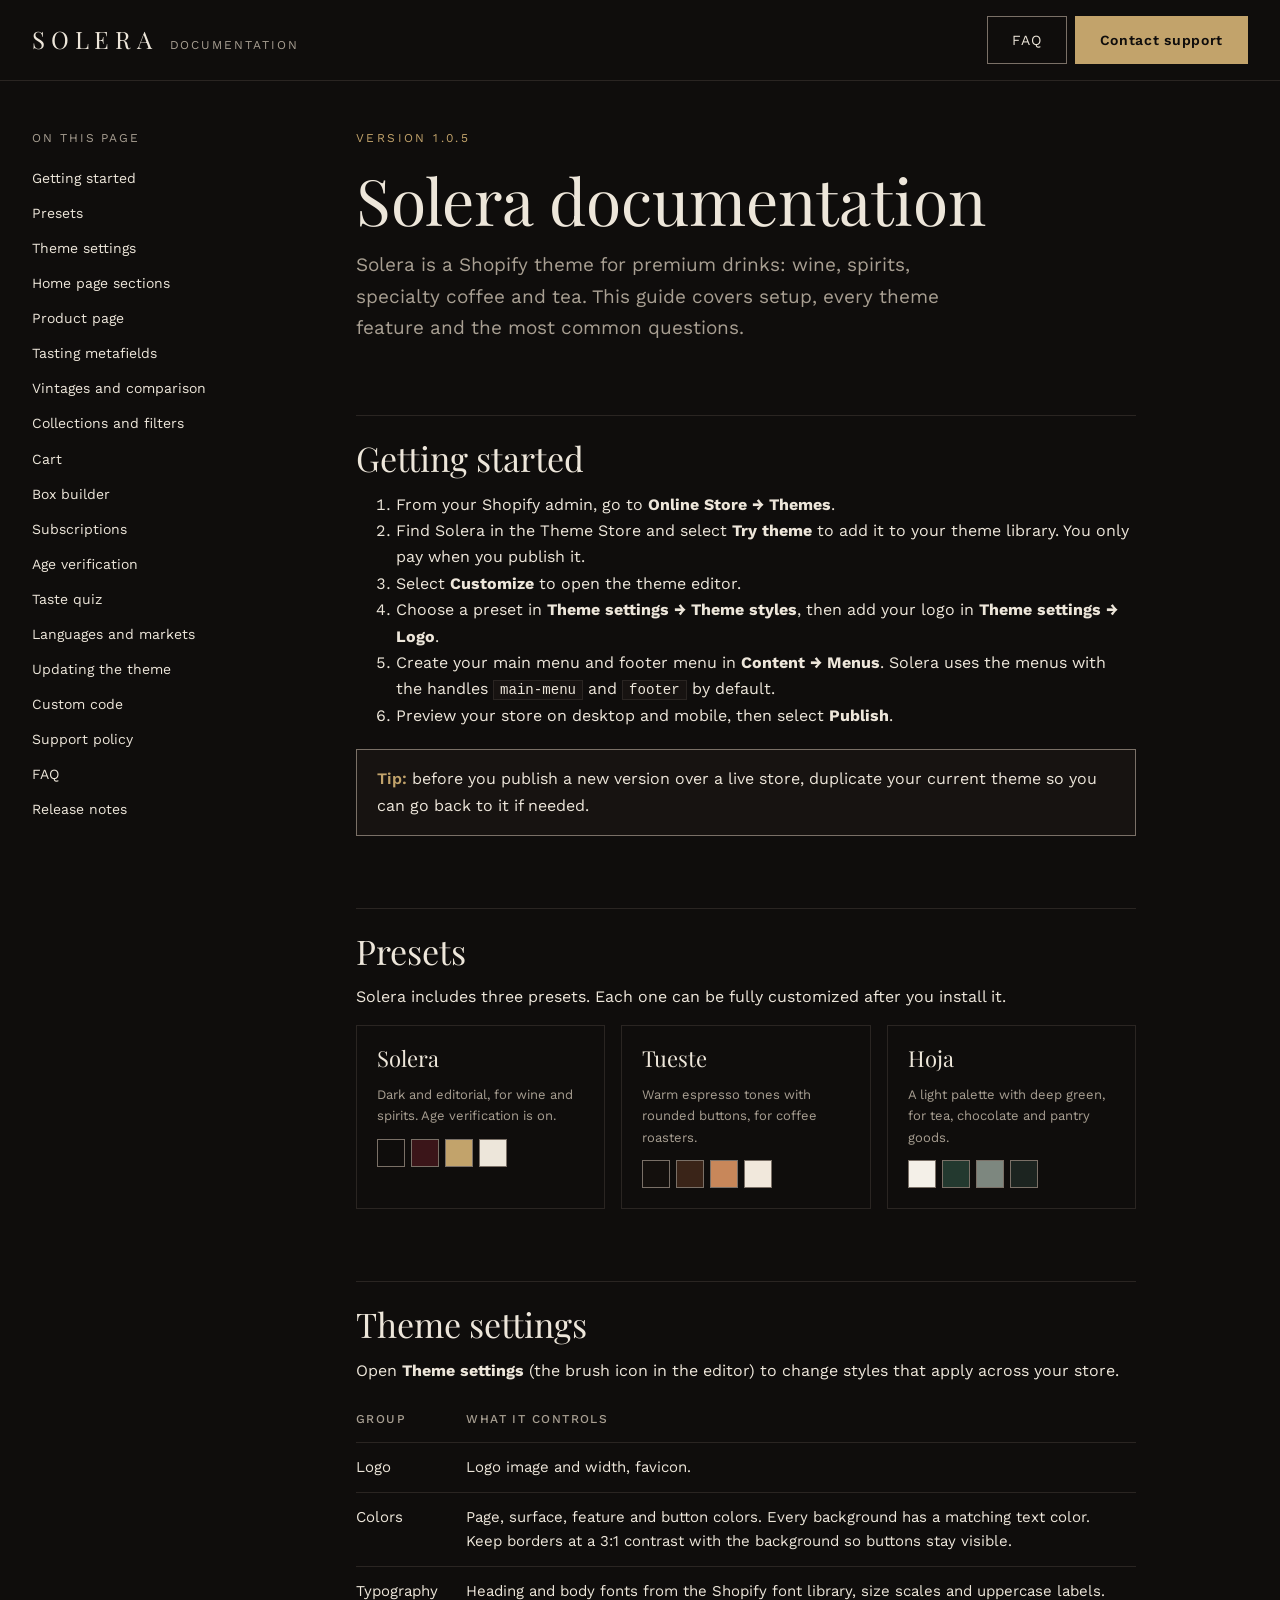
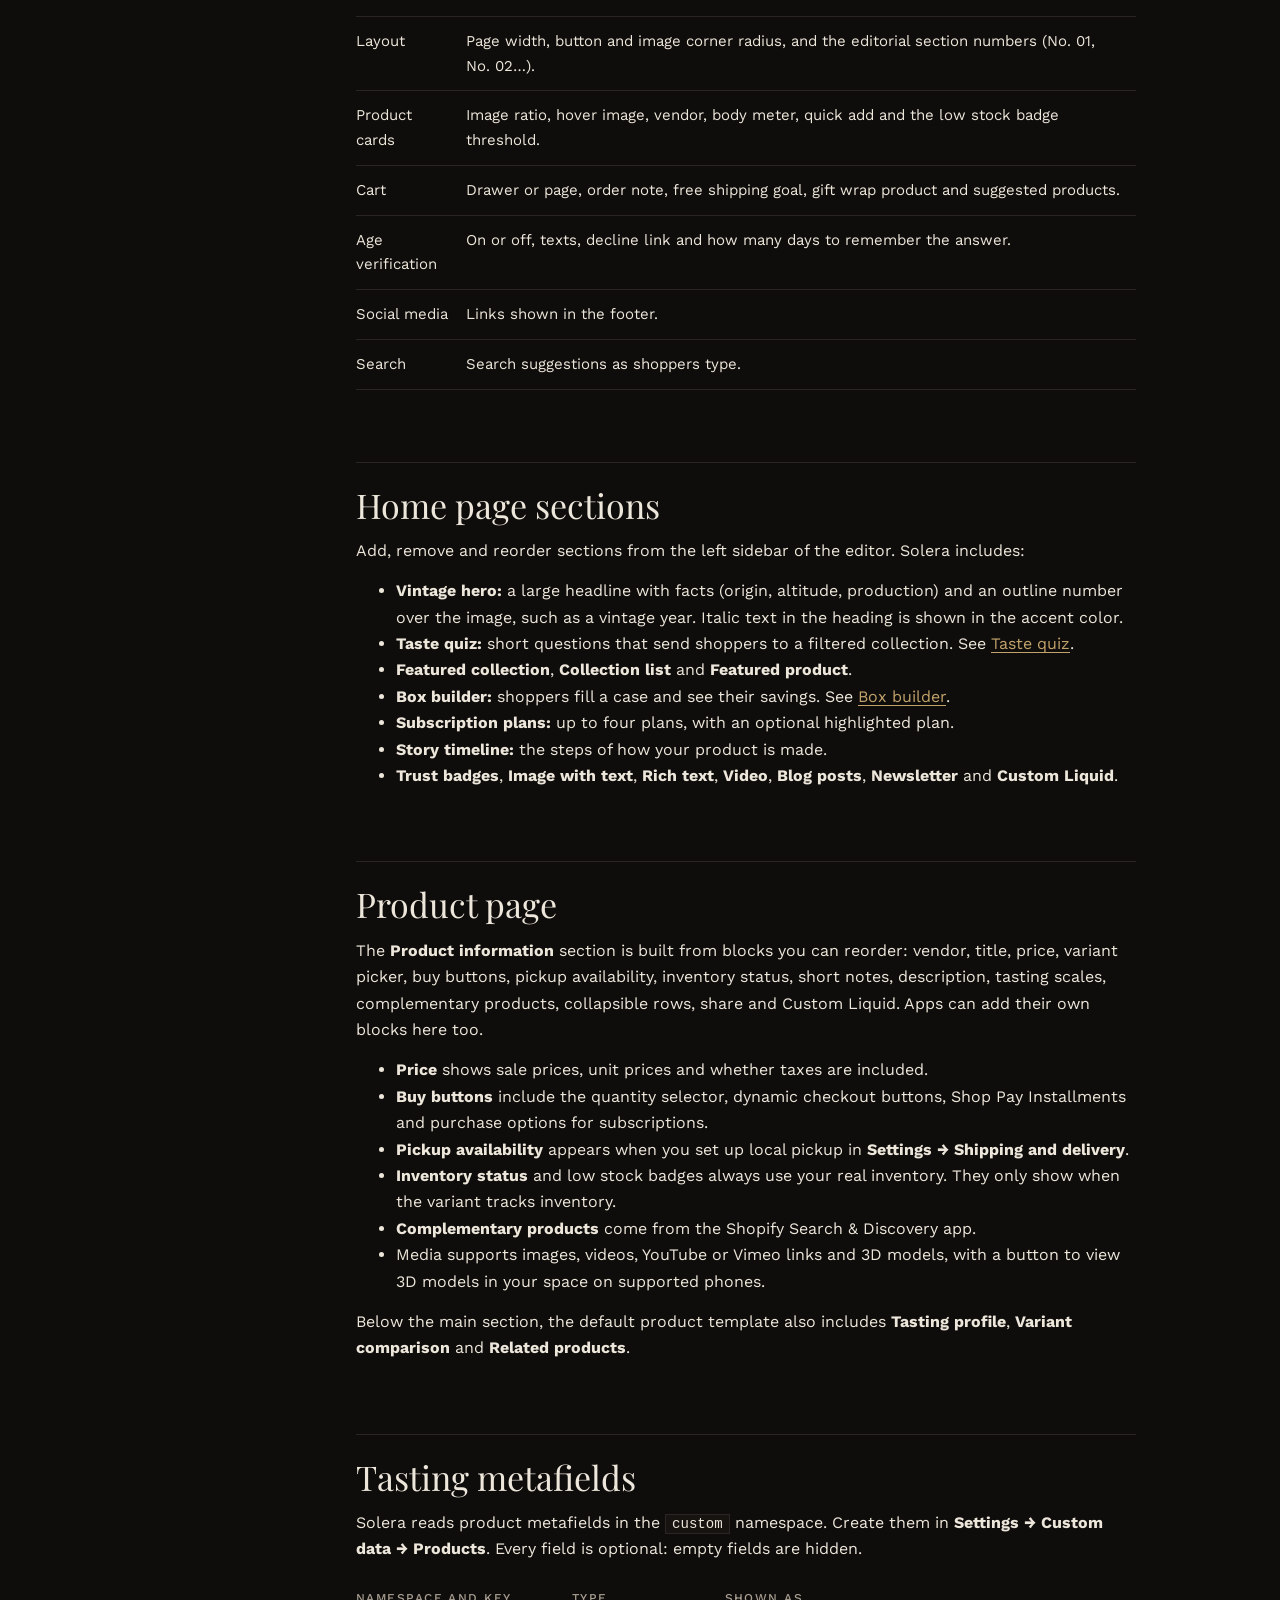
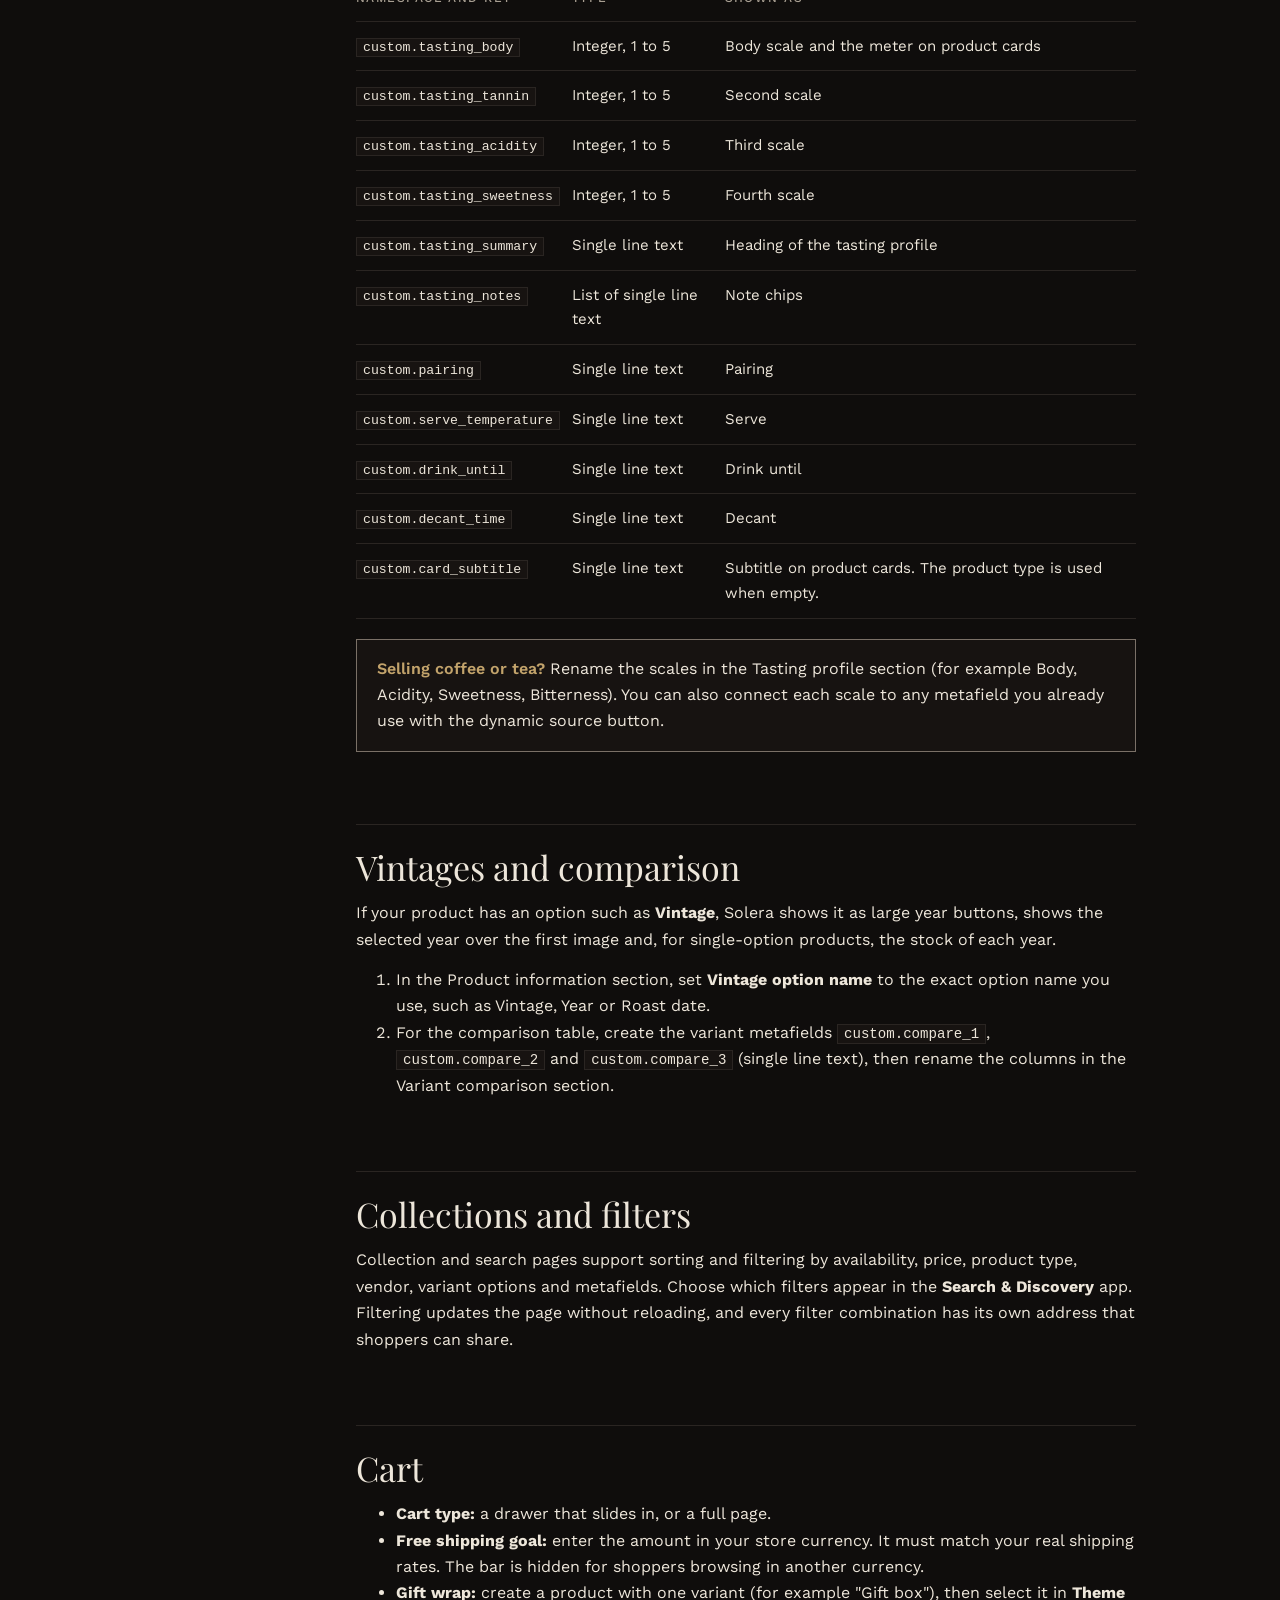
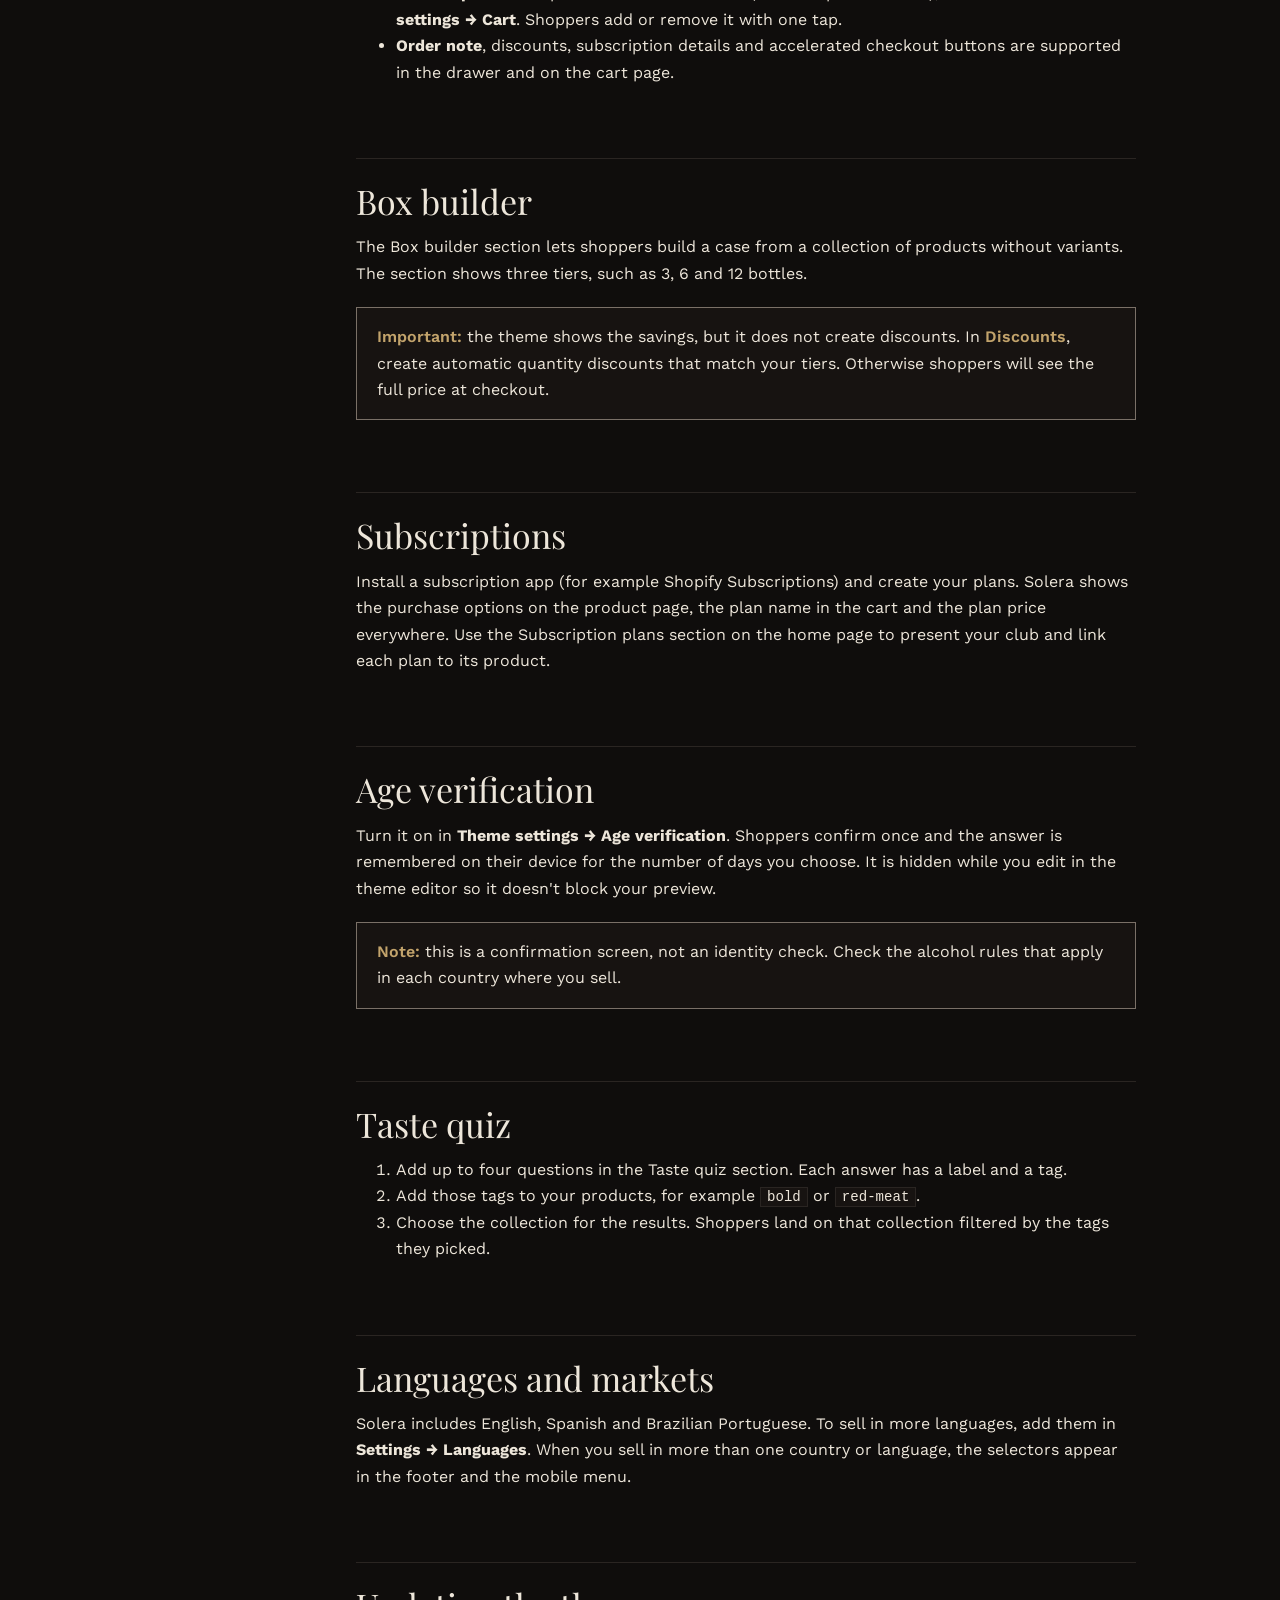
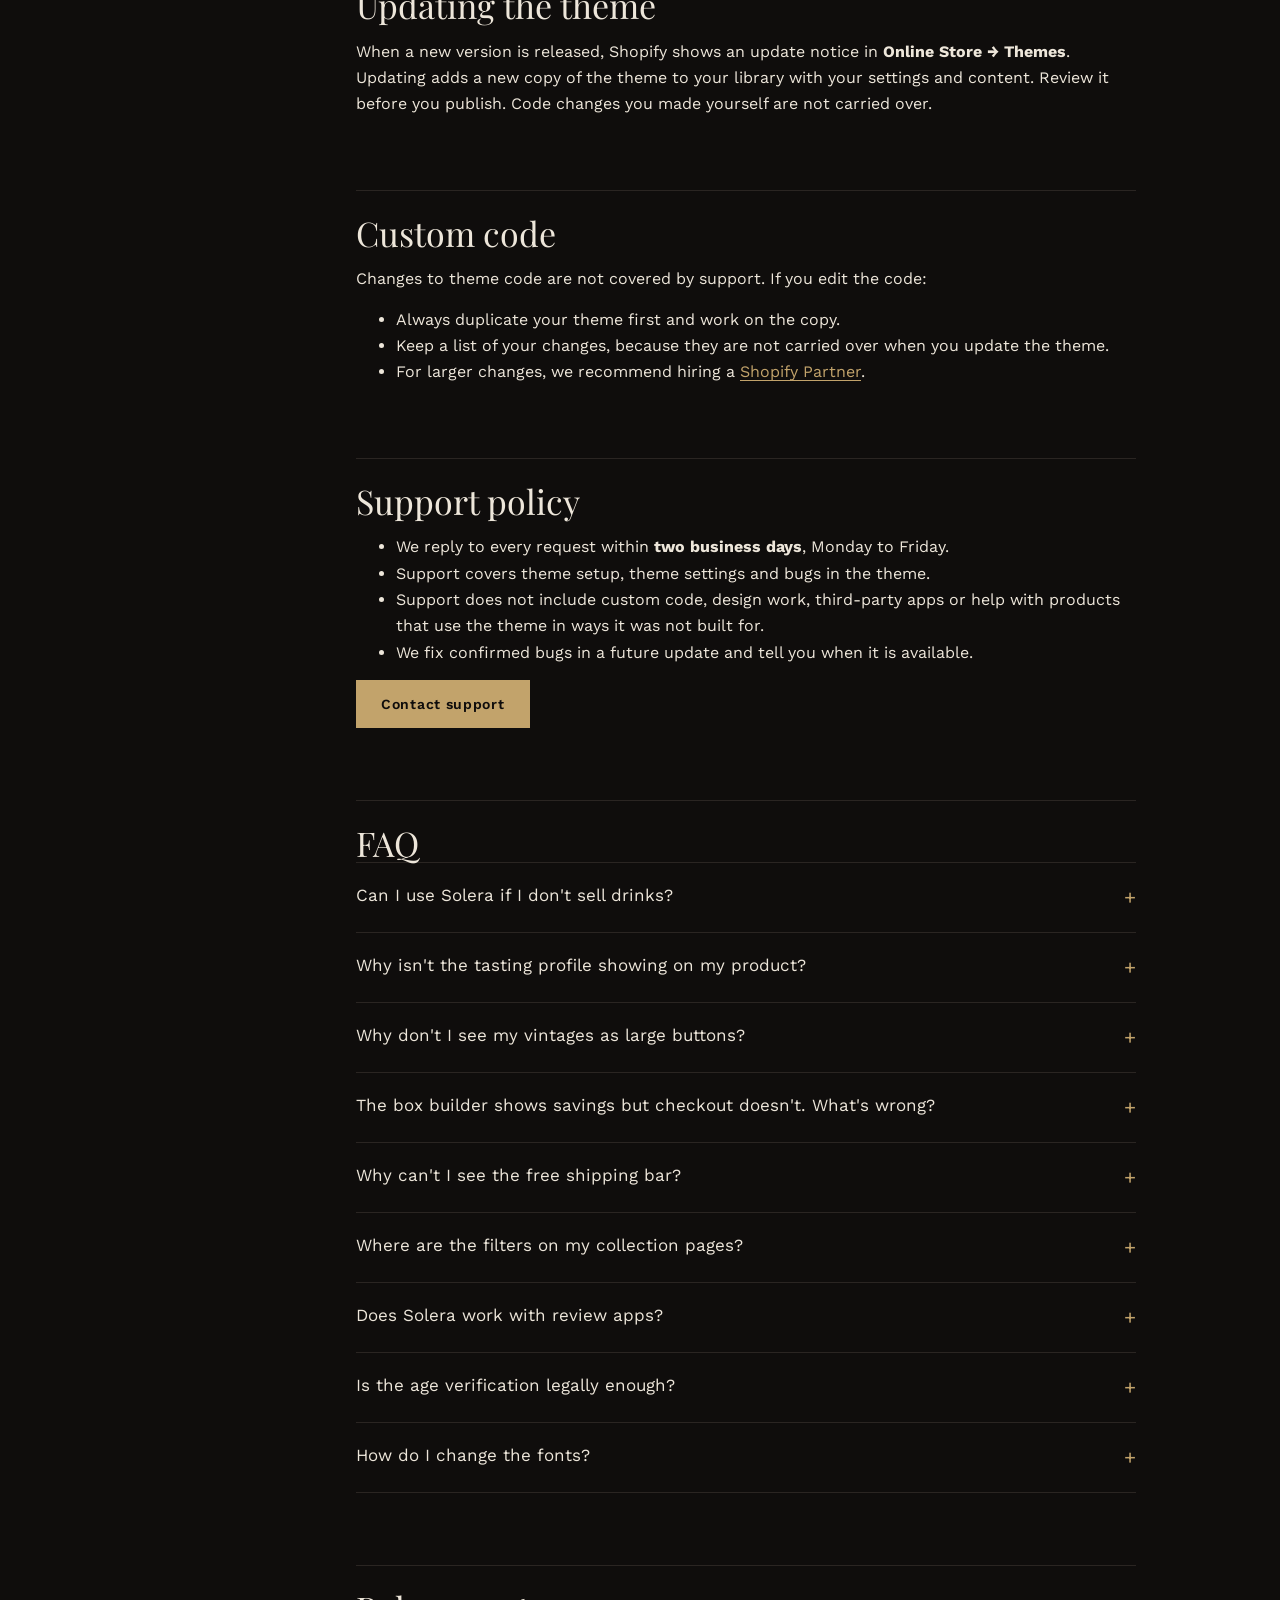
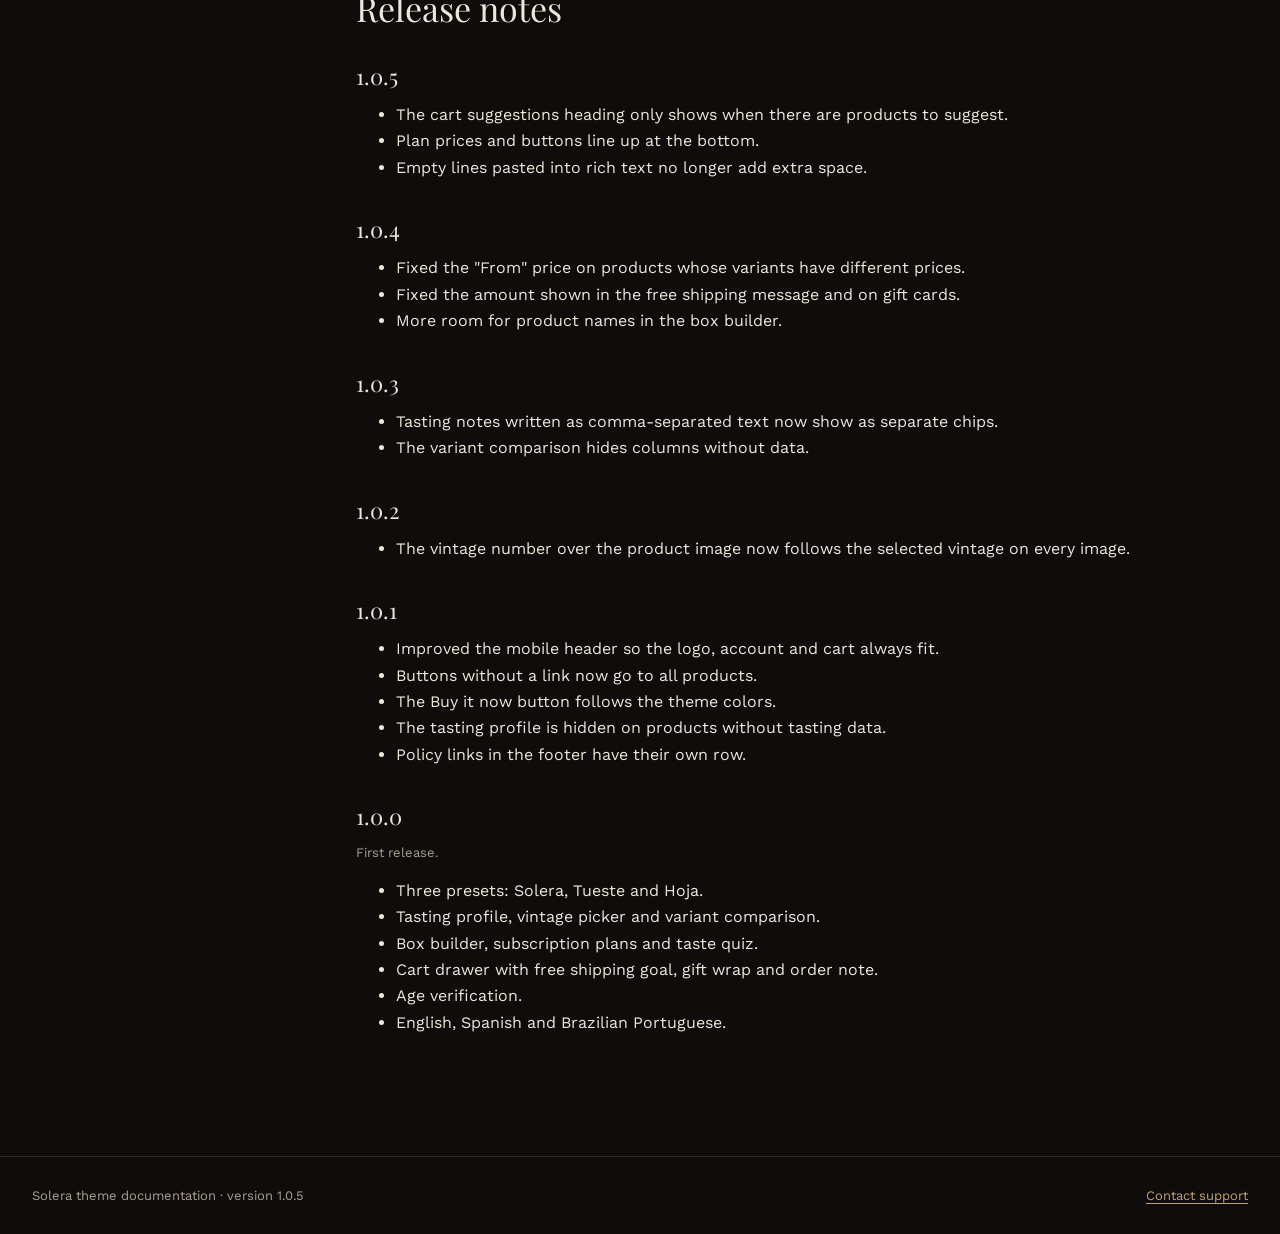
<file: index.html>
<!DOCTYPE html>
<html lang="en">
<head>
<meta charset="utf-8">
<meta name="viewport" content="width=device-width,initial-scale=1">
<title>Solera theme documentation</title>
<meta name="description" content="Setup guide, settings reference and FAQ for the Solera Shopify theme.">
<link rel="preconnect" href="https://fonts.googleapis.com">
<link rel="preconnect" href="https://fonts.gstatic.com" crossorigin>
<link href="https://fonts.googleapis.com/css2?family=Playfair+Display:ital@0;1&family=Work+Sans:wght@400;500;600&display=swap" rel="stylesheet">
<link rel="stylesheet" href="assets/style.css">
</head>
<body>
<a class="skip" href="#main">Skip to content</a>

<header class="topbar">
  <div class="topbar__inner">
    <a class="brand" href="index.html">SOLERA<small>Documentation</small></a>
    <nav class="topnav" aria-label="Site">
      <a class="btn btn--ghost" href="#faq">FAQ</a>
      <a class="btn" href="support.html">Contact support</a>
    </nav>
  </div>
</header>

<div class="layout">
  <nav class="toc" aria-label="On this page">
    <p>On this page</p>
    <ul>
      <li><a href="#getting-started">Getting started</a></li>
      <li><a href="#presets">Presets</a></li>
      <li><a href="#theme-settings">Theme settings</a></li>
      <li><a href="#home-page">Home page sections</a></li>
      <li><a href="#product-page">Product page</a></li>
      <li><a href="#metafields">Tasting metafields</a></li>
      <li><a href="#vintages">Vintages and comparison</a></li>
      <li><a href="#collections">Collections and filters</a></li>
      <li><a href="#cart">Cart</a></li>
      <li><a href="#box-builder">Box builder</a></li>
      <li><a href="#subscriptions">Subscriptions</a></li>
      <li><a href="#age-verification">Age verification</a></li>
      <li><a href="#quiz">Taste quiz</a></li>
      <li><a href="#languages">Languages and markets</a></li>
      <li><a href="#updates">Updating the theme</a></li>
      <li><a href="#custom-code">Custom code</a></li>
      <li><a href="#support-policy">Support policy</a></li>
      <li><a href="#faq">FAQ</a></li>
      <li><a href="#release-notes">Release notes</a></li>
    </ul>
  </nav>

  <main id="main" class="content">
    <p class="eyebrow">Version 1.0.5</p>
    <h1>Solera documentation</h1>
    <p class="lead">Solera is a Shopify theme for premium drinks: wine, spirits, specialty coffee and tea. This guide covers setup, every theme feature and the most common questions.</p>

    <h2 id="getting-started">Getting started</h2>
    <ol>
      <li>From your Shopify admin, go to <strong>Online Store → Themes</strong>.</li>
      <li>Find Solera in the Theme Store and select <strong>Try theme</strong> to add it to your theme library. You only pay when you publish it.</li>
      <li>Select <strong>Customize</strong> to open the theme editor.</li>
      <li>Choose a preset in <strong>Theme settings → Theme styles</strong>, then add your logo in <strong>Theme settings → Logo</strong>.</li>
      <li>Create your main menu and footer menu in <strong>Content → Menus</strong>. Solera uses the menus with the handles <code>main-menu</code> and <code>footer</code> by default.</li>
      <li>Preview your store on desktop and mobile, then select <strong>Publish</strong>.</li>
    </ol>
    <div class="note"><strong>Tip:</strong> before you publish a new version over a live store, duplicate your current theme so you can go back to it if needed.</div>

    <h2 id="presets">Presets</h2>
    <p>Solera includes three presets. Each one can be fully customized after you install it.</p>
    <ul class="presets">
      <li>
        <h3 style="margin-top:0">Solera</h3>
        <p class="hint">Dark and editorial, for wine and spirits. Age verification is on.</p>
        <div class="swatches" aria-hidden="true"><span style="background:#0F0D0C"></span><span style="background:#3B1519"></span><span style="background:#C2A36B"></span><span style="background:#EDE6DA"></span></div>
      </li>
      <li>
        <h3 style="margin-top:0">Tueste</h3>
        <p class="hint">Warm espresso tones with rounded buttons, for coffee roasters.</p>
        <div class="swatches" aria-hidden="true"><span style="background:#14100D"></span><span style="background:#3A2418"></span><span style="background:#C8875A"></span><span style="background:#F1E8DC"></span></div>
      </li>
      <li>
        <h3 style="margin-top:0">Hoja</h3>
        <p class="hint">A light palette with deep green, for tea, chocolate and pantry goods.</p>
        <div class="swatches" aria-hidden="true"><span style="background:#F4F0E8"></span><span style="background:#23392F"></span><span style="background:#7D877F"></span><span style="background:#1C2420"></span></div>
      </li>
    </ul>

    <h2 id="theme-settings">Theme settings</h2>
    <p>Open <strong>Theme settings</strong> (the brush icon in the editor) to change styles that apply across your store.</p>
    <div class="table-wrap"><table>
      <thead><tr><th scope="col">Group</th><th scope="col">What it controls</th></tr></thead>
      <tbody>
        <tr><td>Logo</td><td>Logo image and width, favicon.</td></tr>
        <tr><td>Colors</td><td>Page, surface, feature and button colors. Every background has a matching text color. Keep borders at a 3:1 contrast with the background so buttons stay visible.</td></tr>
        <tr><td>Typography</td><td>Heading and body fonts from the Shopify font library, size scales and uppercase labels.</td></tr>
        <tr><td>Layout</td><td>Page width, button and image corner radius, and the editorial section numbers (No. 01, No. 02…).</td></tr>
        <tr><td>Product cards</td><td>Image ratio, hover image, vendor, body meter, quick add and the low stock badge threshold.</td></tr>
        <tr><td>Cart</td><td>Drawer or page, order note, free shipping goal, gift wrap product and suggested products.</td></tr>
        <tr><td>Age verification</td><td>On or off, texts, decline link and how many days to remember the answer.</td></tr>
        <tr><td>Social media</td><td>Links shown in the footer.</td></tr>
        <tr><td>Search</td><td>Search suggestions as shoppers type.</td></tr>
      </tbody>
    </table></div>

    <h2 id="home-page">Home page sections</h2>
    <p>Add, remove and reorder sections from the left sidebar of the editor. Solera includes:</p>
    <ul>
      <li><strong>Vintage hero:</strong> a large headline with facts (origin, altitude, production) and an outline number over the image, such as a vintage year. Italic text in the heading is shown in the accent color.</li>
      <li><strong>Taste quiz:</strong> short questions that send shoppers to a filtered collection. See <a href="#quiz">Taste quiz</a>.</li>
      <li><strong>Featured collection</strong>, <strong>Collection list</strong> and <strong>Featured product</strong>.</li>
      <li><strong>Box builder:</strong> shoppers fill a case and see their savings. See <a href="#box-builder">Box builder</a>.</li>
      <li><strong>Subscription plans:</strong> up to four plans, with an optional highlighted plan.</li>
      <li><strong>Story timeline:</strong> the steps of how your product is made.</li>
      <li><strong>Trust badges</strong>, <strong>Image with text</strong>, <strong>Rich text</strong>, <strong>Video</strong>, <strong>Blog posts</strong>, <strong>Newsletter</strong> and <strong>Custom Liquid</strong>.</li>
    </ul>

    <h2 id="product-page">Product page</h2>
    <p>The <strong>Product information</strong> section is built from blocks you can reorder: vendor, title, price, variant picker, buy buttons, pickup availability, inventory status, short notes, description, tasting scales, complementary products, collapsible rows, share and Custom Liquid. Apps can add their own blocks here too.</p>
    <ul>
      <li><strong>Price</strong> shows sale prices, unit prices and whether taxes are included.</li>
      <li><strong>Buy buttons</strong> include the quantity selector, dynamic checkout buttons, Shop Pay Installments and purchase options for subscriptions.</li>
      <li><strong>Pickup availability</strong> appears when you set up local pickup in <strong>Settings → Shipping and delivery</strong>.</li>
      <li><strong>Inventory status</strong> and low stock badges always use your real inventory. They only show when the variant tracks inventory.</li>
      <li><strong>Complementary products</strong> come from the Shopify Search &amp; Discovery app.</li>
      <li>Media supports images, videos, YouTube or Vimeo links and 3D models, with a button to view 3D models in your space on supported phones.</li>
    </ul>
    <p>Below the main section, the default product template also includes <strong>Tasting profile</strong>, <strong>Variant comparison</strong> and <strong>Related products</strong>.</p>

    <h2 id="metafields">Tasting metafields</h2>
    <p>Solera reads product metafields in the <code>custom</code> namespace. Create them in <strong>Settings → Custom data → Products</strong>. Every field is optional: empty fields are hidden.</p>
    <div class="table-wrap"><table>
      <thead><tr><th scope="col">Namespace and key</th><th scope="col">Type</th><th scope="col">Shown as</th></tr></thead>
      <tbody>
        <tr><td><code>custom.tasting_body</code></td><td>Integer, 1 to 5</td><td>Body scale and the meter on product cards</td></tr>
        <tr><td><code>custom.tasting_tannin</code></td><td>Integer, 1 to 5</td><td>Second scale</td></tr>
        <tr><td><code>custom.tasting_acidity</code></td><td>Integer, 1 to 5</td><td>Third scale</td></tr>
        <tr><td><code>custom.tasting_sweetness</code></td><td>Integer, 1 to 5</td><td>Fourth scale</td></tr>
        <tr><td><code>custom.tasting_summary</code></td><td>Single line text</td><td>Heading of the tasting profile</td></tr>
        <tr><td><code>custom.tasting_notes</code></td><td>List of single line text</td><td>Note chips</td></tr>
        <tr><td><code>custom.pairing</code></td><td>Single line text</td><td>Pairing</td></tr>
        <tr><td><code>custom.serve_temperature</code></td><td>Single line text</td><td>Serve</td></tr>
        <tr><td><code>custom.drink_until</code></td><td>Single line text</td><td>Drink until</td></tr>
        <tr><td><code>custom.decant_time</code></td><td>Single line text</td><td>Decant</td></tr>
        <tr><td><code>custom.card_subtitle</code></td><td>Single line text</td><td>Subtitle on product cards. The product type is used when empty.</td></tr>
      </tbody>
    </table></div>
    <div class="note"><strong>Selling coffee or tea?</strong> Rename the scales in the Tasting profile section (for example Body, Acidity, Sweetness, Bitterness). You can also connect each scale to any metafield you already use with the dynamic source button.</div>

    <h2 id="vintages">Vintages and comparison</h2>
    <p>If your product has an option such as <strong>Vintage</strong>, Solera shows it as large year buttons, shows the selected year over the first image and, for single-option products, the stock of each year.</p>
    <ol>
      <li>In the Product information section, set <strong>Vintage option name</strong> to the exact option name you use, such as Vintage, Year or Roast date.</li>
      <li>For the comparison table, create the variant metafields <code>custom.compare_1</code>, <code>custom.compare_2</code> and <code>custom.compare_3</code> (single line text), then rename the columns in the Variant comparison section.</li>
    </ol>

    <h2 id="collections">Collections and filters</h2>
    <p>Collection and search pages support sorting and filtering by availability, price, product type, vendor, variant options and metafields. Choose which filters appear in the <strong>Search &amp; Discovery</strong> app. Filtering updates the page without reloading, and every filter combination has its own address that shoppers can share.</p>

    <h2 id="cart">Cart</h2>
    <ul>
      <li><strong>Cart type:</strong> a drawer that slides in, or a full page.</li>
      <li><strong>Free shipping goal:</strong> enter the amount in your store currency. It must match your real shipping rates. The bar is hidden for shoppers browsing in another currency.</li>
      <li><strong>Gift wrap:</strong> create a product with one variant (for example "Gift box"), then select it in <strong>Theme settings → Cart</strong>. Shoppers add or remove it with one tap.</li>
      <li><strong>Order note</strong>, discounts, subscription details and accelerated checkout buttons are supported in the drawer and on the cart page.</li>
    </ul>

    <h2 id="box-builder">Box builder</h2>
    <p>The Box builder section lets shoppers build a case from a collection of products without variants. The section shows three tiers, such as 3, 6 and 12 bottles.</p>
    <div class="note"><strong>Important:</strong> the theme shows the savings, but it does not create discounts. In <strong>Discounts</strong>, create automatic quantity discounts that match your tiers. Otherwise shoppers will see the full price at checkout.</div>

    <h2 id="subscriptions">Subscriptions</h2>
    <p>Install a subscription app (for example Shopify Subscriptions) and create your plans. Solera shows the purchase options on the product page, the plan name in the cart and the plan price everywhere. Use the Subscription plans section on the home page to present your club and link each plan to its product.</p>

    <h2 id="age-verification">Age verification</h2>
    <p>Turn it on in <strong>Theme settings → Age verification</strong>. Shoppers confirm once and the answer is remembered on their device for the number of days you choose. It is hidden while you edit in the theme editor so it doesn't block your preview.</p>
    <div class="note"><strong>Note:</strong> this is a confirmation screen, not an identity check. Check the alcohol rules that apply in each country where you sell.</div>

    <h2 id="quiz">Taste quiz</h2>
    <ol>
      <li>Add up to four questions in the Taste quiz section. Each answer has a label and a tag.</li>
      <li>Add those tags to your products, for example <code>bold</code> or <code>red-meat</code>.</li>
      <li>Choose the collection for the results. Shoppers land on that collection filtered by the tags they picked.</li>
    </ol>

    <h2 id="languages">Languages and markets</h2>
    <p>Solera includes English, Spanish and Brazilian Portuguese. To sell in more languages, add them in <strong>Settings → Languages</strong>. When you sell in more than one country or language, the selectors appear in the footer and the mobile menu.</p>

    <h2 id="updates">Updating the theme</h2>
    <p>When a new version is released, Shopify shows an update notice in <strong>Online Store → Themes</strong>. Updating adds a new copy of the theme to your library with your settings and content. Review it before you publish. Code changes you made yourself are not carried over.</p>

    <h2 id="custom-code">Custom code</h2>
    <p>Changes to theme code are not covered by support. If you edit the code:</p>
    <ul>
      <li>Always duplicate your theme first and work on the copy.</li>
      <li>Keep a list of your changes, because they are not carried over when you update the theme.</li>
      <li>For larger changes, we recommend hiring a <a href="https://www.shopify.com/partners/directory" rel="noopener">Shopify Partner</a>.</li>
    </ul>

    <h2 id="support-policy">Support policy</h2>
    <ul>
      <li>We reply to every request within <strong>two business days</strong>, Monday to Friday.</li>
      <li>Support covers theme setup, theme settings and bugs in the theme.</li>
      <li>Support does not include custom code, design work, third-party apps or help with products that use the theme in ways it was not built for.</li>
      <li>We fix confirmed bugs in a future update and tell you when it is available.</li>
    </ul>
    <p><a class="btn" href="support.html">Contact support</a></p>

    <h2 id="faq">FAQ</h2>
    <details><summary>Can I use Solera if I don't sell drinks?</summary><div><p>Yes. The tasting scales, vintages and age verification are optional. Turn them off or remove their sections and Solera works as an editorial theme for any small or mid-size catalog.</p></div></details>
    <details><summary>Why isn't the tasting profile showing on my product?</summary><div><p>The section only appears when at least one scale has a value from 1 to 5. Check that the metafield names match the table in <a href="#metafields">Tasting metafields</a> and that the values are whole numbers.</p></div></details>
    <details><summary>Why don't I see my vintages as large buttons?</summary><div><p>The <strong>Vintage option name</strong> setting must match your option name exactly, without extra spaces. Uppercase and lowercase don't matter.</p></div></details>
    <details><summary>The box builder shows savings but checkout doesn't. What's wrong?</summary><div><p>Create automatic discounts that match each tier in <strong>Discounts</strong>. See <a href="#box-builder">Box builder</a>.</p></div></details>
    <details><summary>Why can't I see the free shipping bar?</summary><div><p>Check that the goal in <strong>Theme settings → Cart</strong> is above 0 and that you are browsing in your store's main currency.</p></div></details>
    <details><summary>Where are the filters on my collection pages?</summary><div><p>Install Shopify's free Search &amp; Discovery app and add filters there. Then check that <strong>Enable filtering and sorting</strong> is on in the Product grid section.</p></div></details>
    <details><summary>Does Solera work with review apps?</summary><div><p>Yes. Add the review app block in the Product information section, or anywhere apps can add blocks.</p></div></details>
    <details><summary>Is the age verification legally enough?</summary><div><p>It is a confirmation screen. Rules differ by country, so check the requirements where you sell and add any checks your checkout or shipping provider needs.</p></div></details>
    <details><summary>How do I change the fonts?</summary><div><p>Go to <strong>Theme settings → Typography</strong> and choose any font from the Shopify font library for headings and body text.</p></div></details>

    <h2 id="release-notes">Release notes</h2>
    <h3>1.0.5</h3>
    <ul>
      <li>The cart suggestions heading only shows when there are products to suggest.</li>
      <li>Plan prices and buttons line up at the bottom.</li>
      <li>Empty lines pasted into rich text no longer add extra space.</li>
    </ul>
    <h3>1.0.4</h3>
    <ul>
      <li>Fixed the "From" price on products whose variants have different prices.</li>
      <li>Fixed the amount shown in the free shipping message and on gift cards.</li>
      <li>More room for product names in the box builder.</li>
    </ul>
    <h3>1.0.3</h3>
    <ul>
      <li>Tasting notes written as comma-separated text now show as separate chips.</li>
      <li>The variant comparison hides columns without data.</li>
    </ul>
    <h3>1.0.2</h3>
    <ul>
      <li>The vintage number over the product image now follows the selected vintage on every image.</li>
    </ul>
    <h3>1.0.1</h3>
    <ul>
      <li>Improved the mobile header so the logo, account and cart always fit.</li>
      <li>Buttons without a link now go to all products.</li>
      <li>The Buy it now button follows the theme colors.</li>
      <li>The tasting profile is hidden on products without tasting data.</li>
      <li>Policy links in the footer have their own row.</li>
    </ul>
    <h3>1.0.0</h3>
    <p class="hint">First release.</p>
    <ul>
      <li>Three presets: Solera, Tueste and Hoja.</li>
      <li>Tasting profile, vintage picker and variant comparison.</li>
      <li>Box builder, subscription plans and taste quiz.</li>
      <li>Cart drawer with free shipping goal, gift wrap and order note.</li>
      <li>Age verification.</li>
      <li>English, Spanish and Brazilian Portuguese.</li>
    </ul>
  </main>
</div>

<footer class="footer">
  <div class="footer__inner">
    <span>Solera theme documentation · version 1.0.5</span>
    <a href="support.html">Contact support</a>
  </div>
</footer>
</body>
</html>
</file>
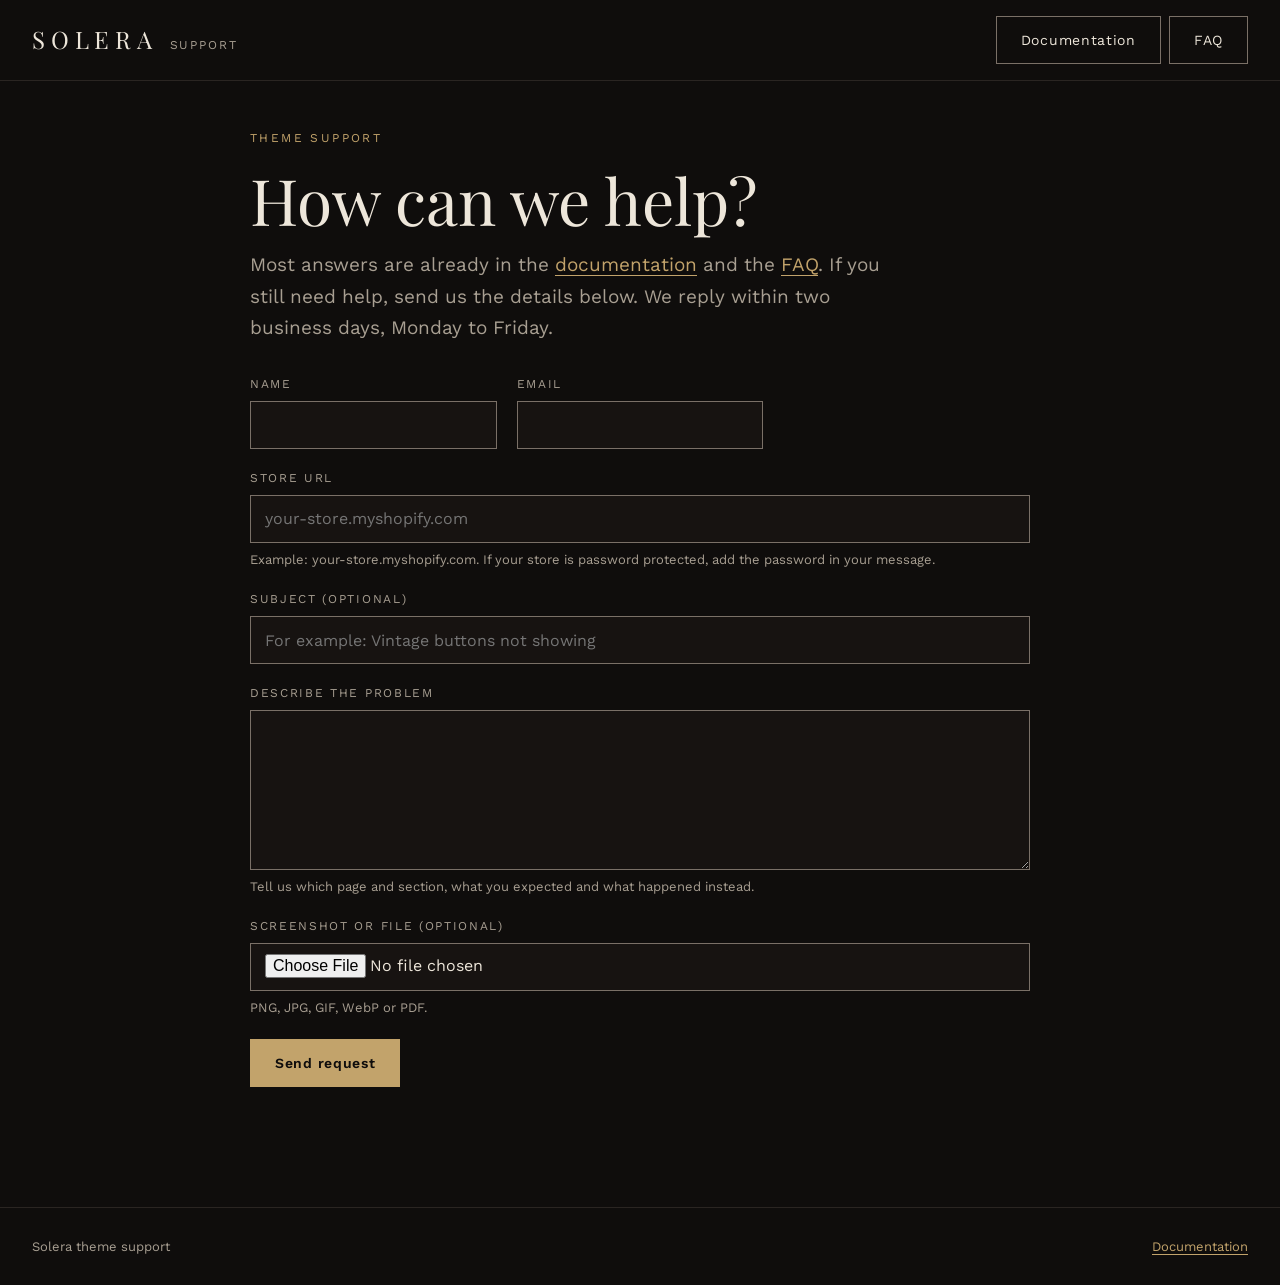
<file: support.html>
<!DOCTYPE html>
<html lang="en">
<head>
<meta charset="utf-8">
<meta name="viewport" content="width=device-width,initial-scale=1">
<title>Solera theme support</title>
<meta name="description" content="Contact support for the Solera Shopify theme.">
<link rel="preconnect" href="https://fonts.googleapis.com">
<link rel="preconnect" href="https://fonts.gstatic.com" crossorigin>
<link href="https://fonts.googleapis.com/css2?family=Playfair+Display:ital@0;1&family=Work+Sans:wght@400;500;600&display=swap" rel="stylesheet">
<link rel="stylesheet" href="assets/style.css">
</head>
<body>
<a class="skip" href="#main">Skip to content</a>

<header class="topbar">
  <div class="topbar__inner">
    <a class="brand" href="index.html">SOLERA<small>Support</small></a>
    <nav class="topnav" aria-label="Site">
      <a class="btn btn--ghost" href="index.html">Documentation</a>
      <a class="btn btn--ghost" href="index.html#faq">FAQ</a>
    </nav>
  </div>
</header>

<div class="layout">
  <main id="main" class="content" style="margin: 0 auto;">
    <p class="eyebrow">Theme support</p>
    <h1>How can we help?</h1>
    <p class="lead">Most answers are already in the <a href="index.html">documentation</a> and the <a href="index.html#faq">FAQ</a>. If you still need help, send us the details below. We reply within two business days, Monday to Friday.</p>

    <div class="success" id="sent" role="status" tabindex="-1" hidden>
      <p style="margin:0"><strong>Thanks, we received your request.</strong> You'll get a confirmation email now and a reply from us within two business days.</p>
    </div>

    <form
      class="form"
      id="SupportForm"
      action="https://formsubmit.co/emsolutions.notif@gmail.com"
      method="POST"
      enctype="multipart/form-data"
    >
      <input type="hidden" name="_subject" id="SupportSubjectHidden" value="Solera support request">
      <input type="hidden" name="_template" value="table">
      <input type="hidden" name="_next" value="https://eduardomendoza31.github.io/solera-docs/support.html#sent">
      <input type="hidden" name="_autoresponse" value="Thanks for contacting Solera support. We received your request and will reply within two business days, Monday to Friday. In the meantime, you can check the documentation and FAQ.">
      <input type="hidden" name="Theme" value="Solera">
      <input type="text" name="_honey" style="display:none" tabindex="-1" autocomplete="off" aria-hidden="true">

      <div class="field">
        <label for="SupportName">Name</label>
        <input id="SupportName" name="Name" type="text" autocomplete="name" required>
      </div>

      <div class="field">
        <label for="SupportEmail">Email</label>
        <input id="SupportEmail" name="email" type="email" autocomplete="email" required>
      </div>

      <div class="field field--full">
        <label for="SupportStore">Store URL</label>
        <input id="SupportStore" name="Store URL" type="text" placeholder="your-store.myshopify.com" aria-describedby="SupportStoreHint" required>
        <span class="hint" id="SupportStoreHint">Example: your-store.myshopify.com. If your store is password protected, add the password in your message.</span>
      </div>

      <div class="field field--full">
        <label for="SupportSubject">Subject (optional)</label>
        <input id="SupportSubject" name="Subject" type="text" maxlength="120" placeholder="For example: Vintage buttons not showing">
      </div>

      <div class="field field--full">
        <label for="SupportMessage">Describe the problem</label>
        <textarea id="SupportMessage" name="Problem" required aria-describedby="SupportMessageHint"></textarea>
        <span class="hint" id="SupportMessageHint">Tell us which page and section, what you expected and what happened instead.</span>
      </div>

      <div class="field field--full">
        <label for="SupportFile">Screenshot or file (optional)</label>
        <input id="SupportFile" name="attachment" type="file" accept="image/png, image/jpeg, image/gif, image/webp, application/pdf">
        <span class="hint">PNG, JPG, GIF, WebP or PDF.</span>
      </div>

      <div class="field--full">
        <button class="btn" type="submit">Send request</button>
      </div>
    </form>
  </main>
</div>

<footer class="footer">
  <div class="footer__inner">
    <span>Solera theme support</span>
    <a href="index.html">Documentation</a>
  </div>
</footer>

<script>
  (function () {
    var form = document.getElementById('SupportForm');
    var subject = document.getElementById('SupportSubject');
    var hidden = document.getElementById('SupportSubjectHidden');
    form.addEventListener('submit', function () {
      var text = subject.value.trim();
      hidden.value = text ? 'Solera support: ' + text : 'Solera support request';
    });
    if (window.location.hash === '#sent') {
      var box = document.getElementById('sent');
      box.hidden = false;
      box.focus();
    }
  })();
</script>
</body>
</html>
</file>
<file: assets/style.css>
*,*::before,*::after{box-sizing:border-box}
:root{
  --bg:#0F0D0C;--fg:#EDE6DA;--muted:#A89F92;--border:#7A7067;--hair:#2A2522;
  --surface:#171311;--feature:#3B1519;--accent:#C2A36B;--accent-fg:#0F0D0C;
  --serif:'Playfair Display',Georgia,serif;--sans:'Work Sans',system-ui,sans-serif;
}
html{scroll-behavior:smooth;scroll-padding-top:88px}
body{margin:0;background:var(--bg);color:var(--fg);font:16px/1.65 var(--sans);-webkit-font-smoothing:antialiased}
a{color:var(--accent);text-underline-offset:.2em}
a:hover{color:var(--fg)}
:focus-visible{outline:2px solid var(--accent);outline-offset:3px}
h1,h2,h3{font-family:var(--serif);font-weight:400;line-height:1.1;margin:0}
h1{font-size:clamp(40px,5vw,64px)}
h2{font-size:34px;margin-top:72px;padding-top:24px;border-top:1px solid var(--hair)}
h3{font-size:22px;margin-top:36px}
p,ul,ol,table{margin:14px 0 0}
code{font-family:ui-monospace,SFMono-Regular,Menlo,monospace;font-size:.88em;background:var(--surface);border:1px solid var(--hair);padding:1px 6px}
.skip{position:absolute;left:16px;top:-100px;background:var(--accent);color:var(--accent-fg);padding:10px 16px;z-index:10}
.skip:focus{top:16px}
.topbar{position:sticky;top:0;z-index:5;background:var(--bg);border-bottom:1px solid var(--hair)}
.topbar__inner{max-width:1280px;margin:0 auto;padding:16px 32px;display:flex;justify-content:space-between;align-items:center;gap:16px;flex-wrap:wrap}
.brand{font-family:var(--serif);font-size:24px;letter-spacing:.24em;color:var(--fg);text-decoration:none}
.brand small{font-family:var(--sans);font-size:12px;letter-spacing:.16em;text-transform:uppercase;color:var(--muted);margin-left:12px}
.topnav{display:flex;gap:8px;flex-wrap:wrap}
.btn{display:inline-flex;align-items:center;justify-content:center;min-height:48px;padding:0 24px;border:1px solid var(--accent);background:var(--accent);color:var(--accent-fg);font:600 14px var(--sans);letter-spacing:.05em;text-decoration:none;cursor:pointer}
.btn:hover{background:var(--fg);border-color:var(--fg);color:var(--bg)}
.btn--ghost{background:transparent;color:var(--fg);border-color:var(--border);font-weight:400}
.layout{max-width:1280px;margin:0 auto;padding:48px 32px 120px;display:flex;gap:64px;align-items:flex-start;flex-wrap:wrap}
.toc{flex:1 1 220px;max-width:260px;position:sticky;top:96px;max-height:calc(100vh - 120px);overflow:auto}
.toc p{font-size:12px;letter-spacing:.16em;text-transform:uppercase;color:var(--muted);margin:0 0 12px}
.toc ul{list-style:none;padding:0;margin:0;display:flex;flex-direction:column}
.toc a{display:block;padding:6px 0;color:var(--fg);text-decoration:none;font-size:14px}
.toc a:hover{color:var(--accent)}
.content{flex:999 1 560px;min-width:0;max-width:780px}
.lead{font-size:19px;color:var(--muted);max-width:640px}
.eyebrow{font-size:12px;letter-spacing:.2em;text-transform:uppercase;color:var(--accent);margin:0 0 16px}
.note{border:1px solid var(--border);background:var(--surface);padding:16px 20px;margin-top:20px}
.note strong{color:var(--accent);font-weight:600}
table{width:100%;border-collapse:collapse;font-size:15px}
.table-wrap{overflow-x:auto}
th,td{text-align:left;padding:12px 12px 12px 0;border-bottom:1px solid var(--hair);vertical-align:top}
th{font-weight:500;font-size:12px;letter-spacing:.12em;text-transform:uppercase;color:var(--muted)}
details{border-top:1px solid var(--hair)}
details:last-of-type{border-bottom:1px solid var(--hair)}
summary{cursor:pointer;padding:18px 0;font-size:17px;list-style:none;display:flex;justify-content:space-between;gap:16px}
summary::-webkit-details-marker{display:none}
summary::after{content:'+';color:var(--accent);font-size:20px}
details[open] summary::after{content:'\2212'}
details > div{padding-bottom:18px;color:var(--muted)}
.presets{display:grid;grid-template-columns:repeat(auto-fit,minmax(200px,1fr));gap:16px;list-style:none;padding:0}
.presets li{border:1px solid var(--hair);padding:20px}
.swatches{display:flex;gap:6px;margin-top:12px}
.swatches span{width:28px;height:28px;border:1px solid var(--border)}
.footer{border-top:1px solid var(--hair);color:var(--muted);font-size:13px}
.footer__inner{max-width:1280px;margin:0 auto;padding:28px 32px;display:flex;justify-content:space-between;gap:16px;flex-wrap:wrap}
/* Form */
.form{display:grid;grid-template-columns:repeat(auto-fit,minmax(240px,1fr));gap:20px;margin-top:32px}
.field{display:flex;flex-direction:column;gap:6px}
.field--full{grid-column:1/-1}
label{font-size:12px;letter-spacing:.14em;text-transform:uppercase;color:var(--muted)}
.hint{font-size:13px;color:var(--muted)}
input,textarea,select{width:100%;min-height:48px;padding:0 14px;background:var(--surface);color:var(--fg);border:1px solid var(--border);font:16px var(--sans)}
textarea{padding:12px 14px;min-height:160px;resize:vertical}
input[type=file]{padding:10px 14px}
.success{border:1px solid var(--accent);padding:20px;margin-top:24px}
.success[hidden]{display:none}
@media (max-width:860px){.toc{position:static;max-width:none;max-height:none}}
</file>
